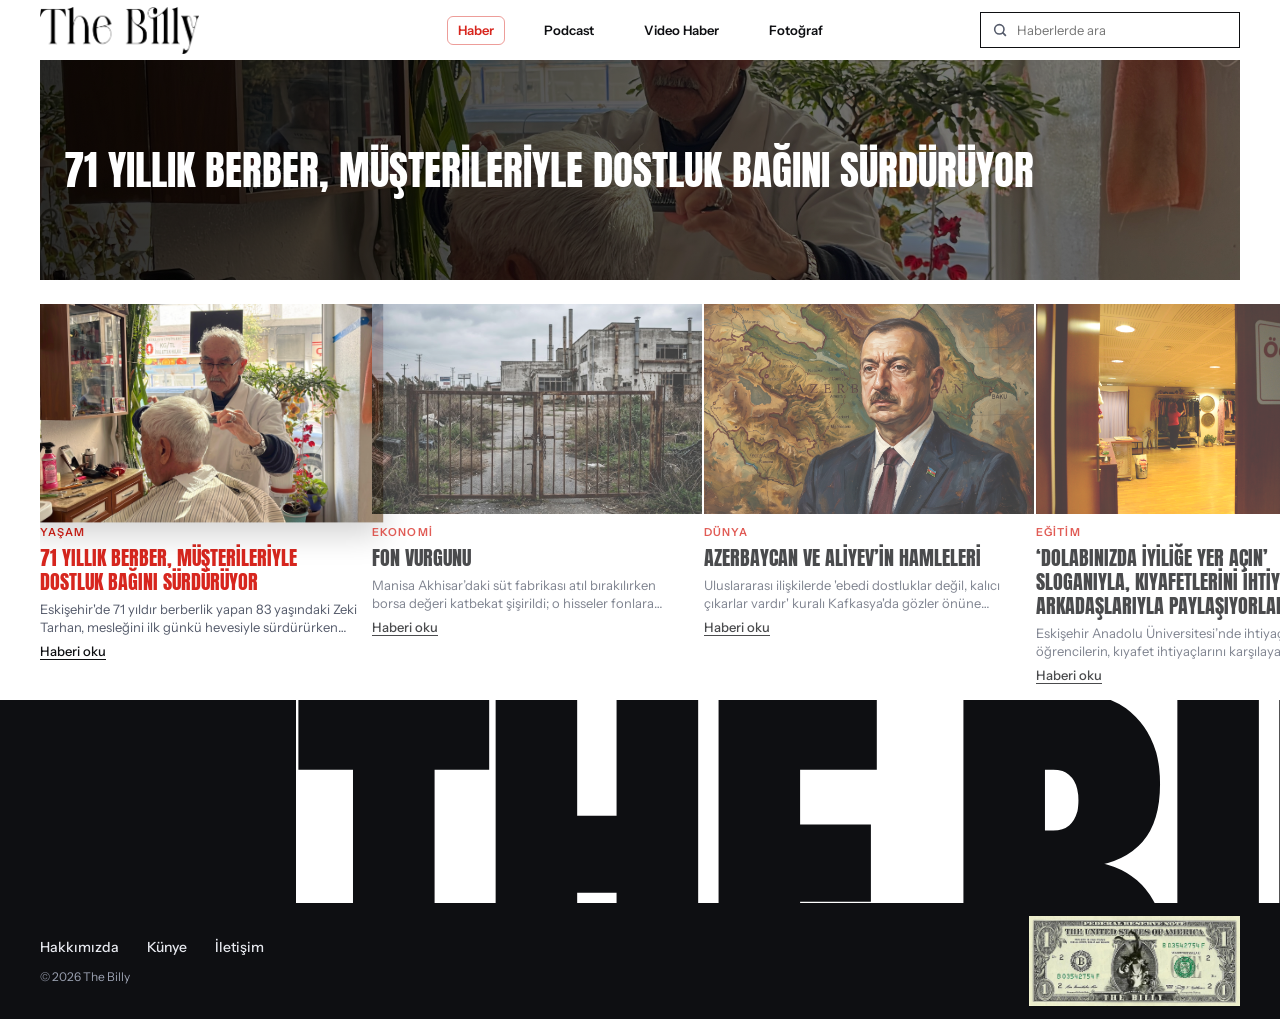
<file: index.html>
<!doctype html>
<html lang="tr">
<head>
<meta charset="utf-8">
<meta name="viewport" content="width=device-width, initial-scale=1">
<title>The Billy</title>
<link rel="preconnect" href="https://fonts.googleapis.com">
<link rel="preconnect" href="https://fonts.gstatic.com" crossorigin>
<link href="https://fonts.googleapis.com/css2?family=Anton&family=Archivo+Black&family=Bricolage+Grotesque:opsz,wght@12..96,600;12..96,800&family=Instrument+Sans:wght@400;500;600&display=swap" rel="stylesheet">
<link rel="stylesheet" href="style.css">
  
<script src="haberler.js"></script>
<script src="script.js" defer></script>
  <link rel="stylesheet" href="https://fonts.googleapis.com/css2?family=Boldonse&display=swap">
  <link rel="icon" type="image/png" href="images/billyboiredd.png">
</head>
<body>
<div class="page">

  <!-- ÜST MENÜ: logo | menü | arama -->
  <header class="topbar">
    <a class="logo-link" href="index.html">
  <img style="width: 159px;" src="images/the-billy.png" alt="The Billy">
</a>
    <nav class="nav" aria-label="Ana menü">
      <a href="index.html" aria-current="page">Haber</a>
      <a href="podcast.html">Podcast</a>
      
      <a href="video.html">Video Haber</a>
      <a href="fotograf.html">Fotoğraf</a>
    </nav>
    <form class="search" role="search" action="#">
      <label for="ara" class="sr-only">Haberlerde ara</label>
      <svg class="search__icon" width="16" height="16" viewBox="0 0 24 24" fill="none" stroke="currentColor" stroke-width="2.4" stroke-linecap="square" stroke-linejoin="miter" aria-hidden="true"><circle cx="11" cy="11" r="7"></circle><path d="M20 20l-3.5-3.5"></path></svg>
      <input id="ara" type="search" placeholder="Haberlerde ara">
    </form>
  </header>

  <main>


 <!-- BÜYÜK MANŞET YAZISI -->
<div class="statement-wrapper">
  <div class="statement-bg" id="statement-bg"></div>
  <h1 class="statement" aria-live="polite">
    <a href="haber.html?id=haber-1">[1. haber başlığı buraya gelecek, kısa ve net]</a>
  </h1>
</div>
    <!-- HABER KARTLARI: yatay kaydırılır. Yeni kart eklemek için bir <article> bloğunu kopyala. -->
    <!-- data-image="foto.jpg" yazarsan kartın fotoğrafı olur. -->
    <section class="more" id="haberler" aria-label="Haberler">

      <article class="item" data-image="">
        <div class="item__photo"></div>
        <div class="item__body">
          <span class="tag tag--small">[Gündem]</span>
          <h2 class="item__title"><a href="haber.html?id=haber-1">[onun haberi]</a></h2>
          <p class="item__desc">[haberin kısa özeti buraya gelecek, en fazla iki satır.]</p>
          <a class="item__link" href="haber.html?id=haber-1">Haberi oku</a>
        </div>
      </article>

      <article class="item" data-image="">
        <div class="item__photo"></div>
        <div class="item__body">
          <span class="tag tag--small">[Spor]</span>
          <h2 class="item__title"><a href="haber.html?id=haber-2">[bunun haberi]</a></h2>
          <p class="item__desc">[ haberin kısa özeti buraya gelecek, en fazla iki satır.]</p>
          <a class="item__link" href="haber.html?id=haber-2">Haberi oku</a>
        </div>
      </article>

      <article class="item" data-image="">
        <div class="item__photo"></div>
        <div class="item__body">
          <span class="tag tag--small">[KATEGORİ]</span>
          <h2 class="item__title"><a href="haber.html?id=haber-3">[şunun haberi]</a></h2>
          <p class="item__desc">[3. haberin kısa özeti buraya gelecek, en fazla iki satır.]</p>
          <a class="item__link" href="haber.html?id=haber-3">Haberi oku</a>
        </div>
      </article>

      <article class="item" data-image="">
        <div class="item__photo"></div>
        <div class="item__body">
          <span class="tag tag--small">[KATEGORİ]</span>
          <h2 class="item__title"><a href="haber.html?id=haber-4">[benim haberim]</a></h2>
          <p class="item__desc">[4. haberin kısa özeti buraya gelecek, en fazla iki satır.]</p>
          <a class="item__link" href="haber.html?id=haber-4">Haberi oku</a>
        </div>
      </article>

      <article class="item" data-image="">
        <div class="item__photo"></div>
        <div class="item__body">
          <span class="tag tag--small">[KATEGORİ]</span>
          <h2 class="item__title"><a href="haber.html?id=haber-5">[palaskan nerde lan senin]</a></h2>
          <p class="item__desc">[5. haberin kısa özeti buraya gelecek, en fazla iki satır.]</p>
          <a class="item__link" href="haber.html?id=haber-5">Haberi oku</a>
        </div>
      </article>

      <article class="item" data-image="">
        <div class="item__photo"></div>
        <div class="item__body">
          <span class="tag tag--small">[KATEGORİ]</span>
          <h2 class="item__title"><a href="haber.html?id=haber-6">[yaa bu dünya böyle işte]</a></h2>
          <p class="item__desc">[6. haberin kısa özeti buraya gelecek, en fazla iki satır.]</p>
          <a class="item__link" href="haber.html?id=haber-6">Haberi oku</a>
        </div>
      </article>
      
       <article class="item" data-image="">
        <div class="item__photo"></div>
        <div class="item__body">
          <span class="tag tag--small">[KATEGORİ]</span>
          <h2 class="item__title"><a href="haber.html?id=haber-6">[yaa bu dünya böyle işte]</a></h2>
          <p class="item__desc">[7. haberin kısa özeti buraya gelecek, en fazla iki satır.]</p>
          <a class="item__link" href="haber.html?id=haber-6">Haberi oku</a>
        </div>
      </article>
      
            <article class="item" data-image="">
        <div class="item__photo"></div>
        <div class="item__body">
          <span class="tag tag--small">[KATEGORİ]</span>
          <h2 class="item__title"><a href="haber.html?id=haber-6">[yaa bu dünya böyle işte]</a></h2>
          <p class="item__desc">[7. haberin kısa özeti buraya gelecek, en fazla iki satır.]</p>
          <a class="item__link" href="haber.html?id=haber-6">Haberi oku</a>
        </div>
      </article>
      
       <article class="item" data-image="">
        <div class="item__photo"></div>
        <div class="item__body">
          <span class="tag tag--small">[KATEGORİ]</span>
          <h2 class="item__title"><a href="haber.html?id=haber-6">[yaa bu dünya böyle işte]</a></h2>
          <p class="item__desc">[7. haberin kısa özeti buraya gelecek, en fazla iki satır.]</p>
          <a class="item__link" href="haber.html?id=haber-6">Haberi oku</a>
        </div>
      </article>
      
      <article class="item" data-image="">
        <div class="item__photo"></div>
        <div class="item__body">
          <span class="tag tag--small">[KATEGORİ]</span>
          <h2 class="item__title"><a href="haber.html?id=haber-6">[yaa bu dünya böyle işte]</a></h2>
          <p class="item__desc">[7. haberin kısa özeti buraya gelecek, en fazla iki satır.]</p>
          <a class="item__link" href="haber.html?id=haber-6">Haberi oku</a>
        </div>
      </article>
      
    </section>
  </main>

  <!-- DEVASA YAZI -->
  <div class="wordmark">
    <a style="font-family: 'Boldonse', sans-serif; font-size: 6vw;" href="index.html" aria-label="the billy"><b style="font-size: 295px; padding: 0em; margin: 1px; margin-top: 180px; margin-left: 294px; width: 0px; opacity: 1; border-style: double; border-width: 0px; border-radius: 0px; height: 0px; margin-bottom: 0px; margin-right: 232px; padding-bottom: 0em; padding-left: 0em; padding-top: 0em; padding-right: 0em; position: relative; top: 52px; outline-style: solid; outline-width: 403px; outline-offset: -2px;">the bılly</b></a>
  </div>

  <!-- FOOTER -->
  <footer class="footer">
    <div class="footer__info">
      <nav class="footer__nav" aria-label="Alt menü">
        <a href="#haberler">Hakkımızda</a>
        <a href="#haberler">Künye</a>
        <a href="#haberler">İletişim</a>
      </nav>
      <span class="footer__copy">© 2026 The Billy</span>
    </div>
    <img style="width: 211px;" src="images/bo-dollar.png" alt="The Billy">
  </footer>

</div>
</body>
</html>
</file>
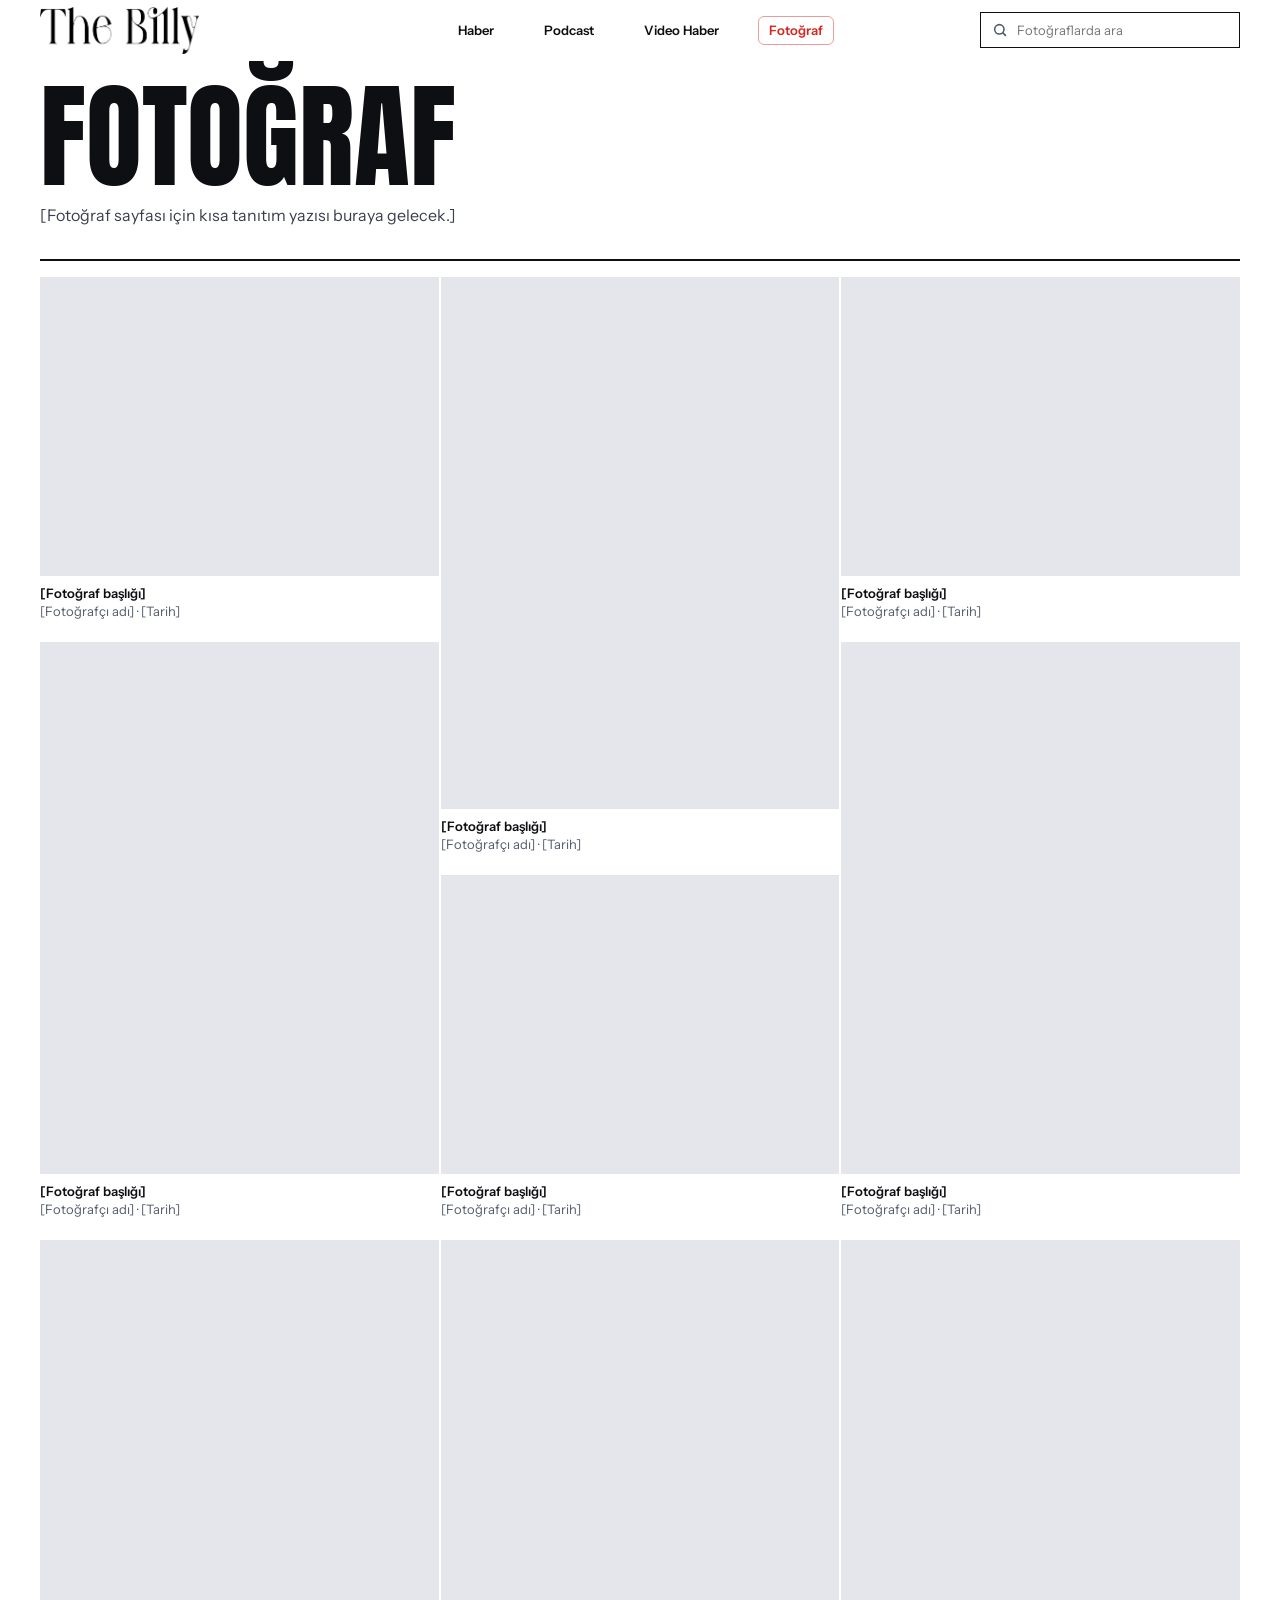
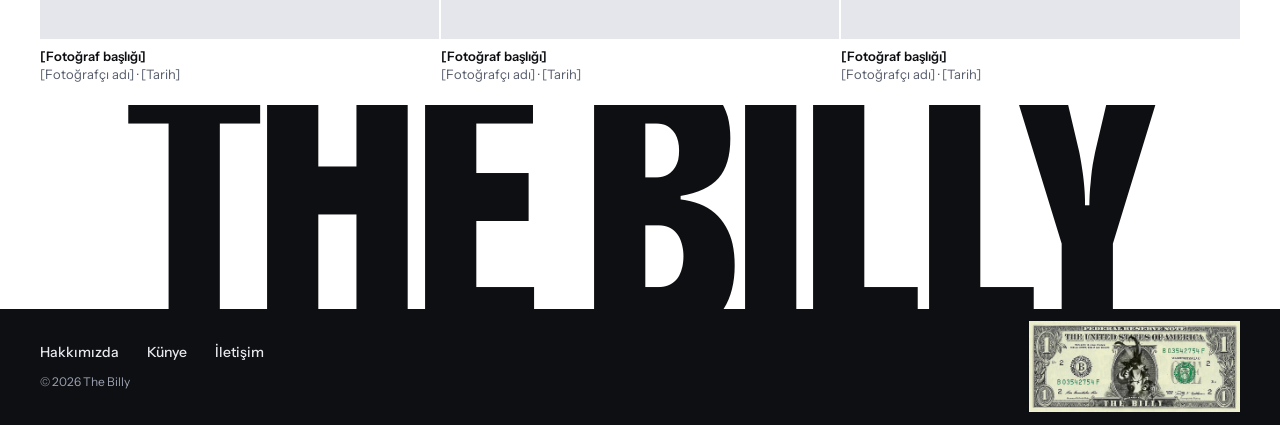
<file: fotograf.html>
<!doctype html>
<html lang="tr">
<head>
<meta charset="utf-8">
<meta name="viewport" content="width=device-width, initial-scale=1">
<title>Fotoğraf – The Billy</title>
<link rel="preconnect" href="https://fonts.googleapis.com">
<link rel="preconnect" href="https://fonts.gstatic.com" crossorigin>
<link href="https://fonts.googleapis.com/css2?family=Anton&family=Archivo+Black&family=Bricolage+Grotesque:opsz,wght@12..96,600;12..96,800&family=Instrument+Sans:wght@400;500;600&display=swap" rel="stylesheet">
<link rel="stylesheet" href="style.css">
<script src="icerik.js"></script>
<script src="liste.js" defer></script>
<link rel="stylesheet" href="https://fonts.googleapis.com/css2?family=Boldonse&display=swap">
</head>
<body>
<div class="page">

  <!-- ÜST MENÜ -->
  <header class="topbar">
    <a class="logo-link" href="index.html"><img style="width: 159px;" src="images/the-billy.png" alt="The Billy"></a>
    <nav class="nav" aria-label="Ana menü">
       <a href="index.html">Haber</a>
      <a href="podcast.html">Podcast</a>
     
      <a href="video.html">Video Haber</a>
      <a href="fotograf.html" aria-current="page">Fotoğraf</a>
    </nav>
    <form class="search" role="search" action="#">
      <label for="ara" class="sr-only">Fotoğraflarda ara</label>
      <svg class="search__icon" width="16" height="16" viewBox="0 0 24 24" fill="none" stroke="currentColor" stroke-width="2.4" stroke-linecap="square" stroke-linejoin="miter" aria-hidden="true"><circle cx="11" cy="11" r="7"></circle><path d="M20 20l-3.5-3.5"></path></svg>
      <input id="ara" type="search" placeholder="Fotoğraflarda ara">
    </form>
  </header>

  <main>
    <header class="section-head">
      <h1 class="section-title">Fotoğraf</h1>
      <p class="section-sub">[Fotoğraf sayfası için kısa tanıtım yazısı buraya gelecek.]</p>
    </header>

    <!-- FOTOĞRAFLAR: liste.js, icerik.js'teki FOTOGRAFLAR listesinden doldurur.
         Fotoğrafa tıklayınca büyür, Esc ile kapanır, ok tuşlarıyla gezilir. -->
    <section class="photo-grid" id="icerik" data-sayfa="fotograf" aria-label="Fotoğraflar"></section>
  </main>

  <!-- DEVASA YAZI -->
  <div class="wordmark">
    <a lang="en" style="font-family: 'Boldonse', sans-serif;" href="index.html" aria-label="the billy">the billy</a>
  </div>

  <!-- FOOTER -->
  <footer class="footer">
    <div class="footer__info">
      <nav class="footer__nav" aria-label="Alt menü">
        <a href="index.html">Hakkımızda</a>
        <a href="index.html">Künye</a>
        <a href="index.html">İletişim</a>
      </nav>
      <span class="footer__copy">© 2026 The Billy</span>
    </div>
    <img style="width: 211px;" src="images/bo-dollar.png" alt="The Billy">
  </footer>

</div>
</body>
</html>
</file>
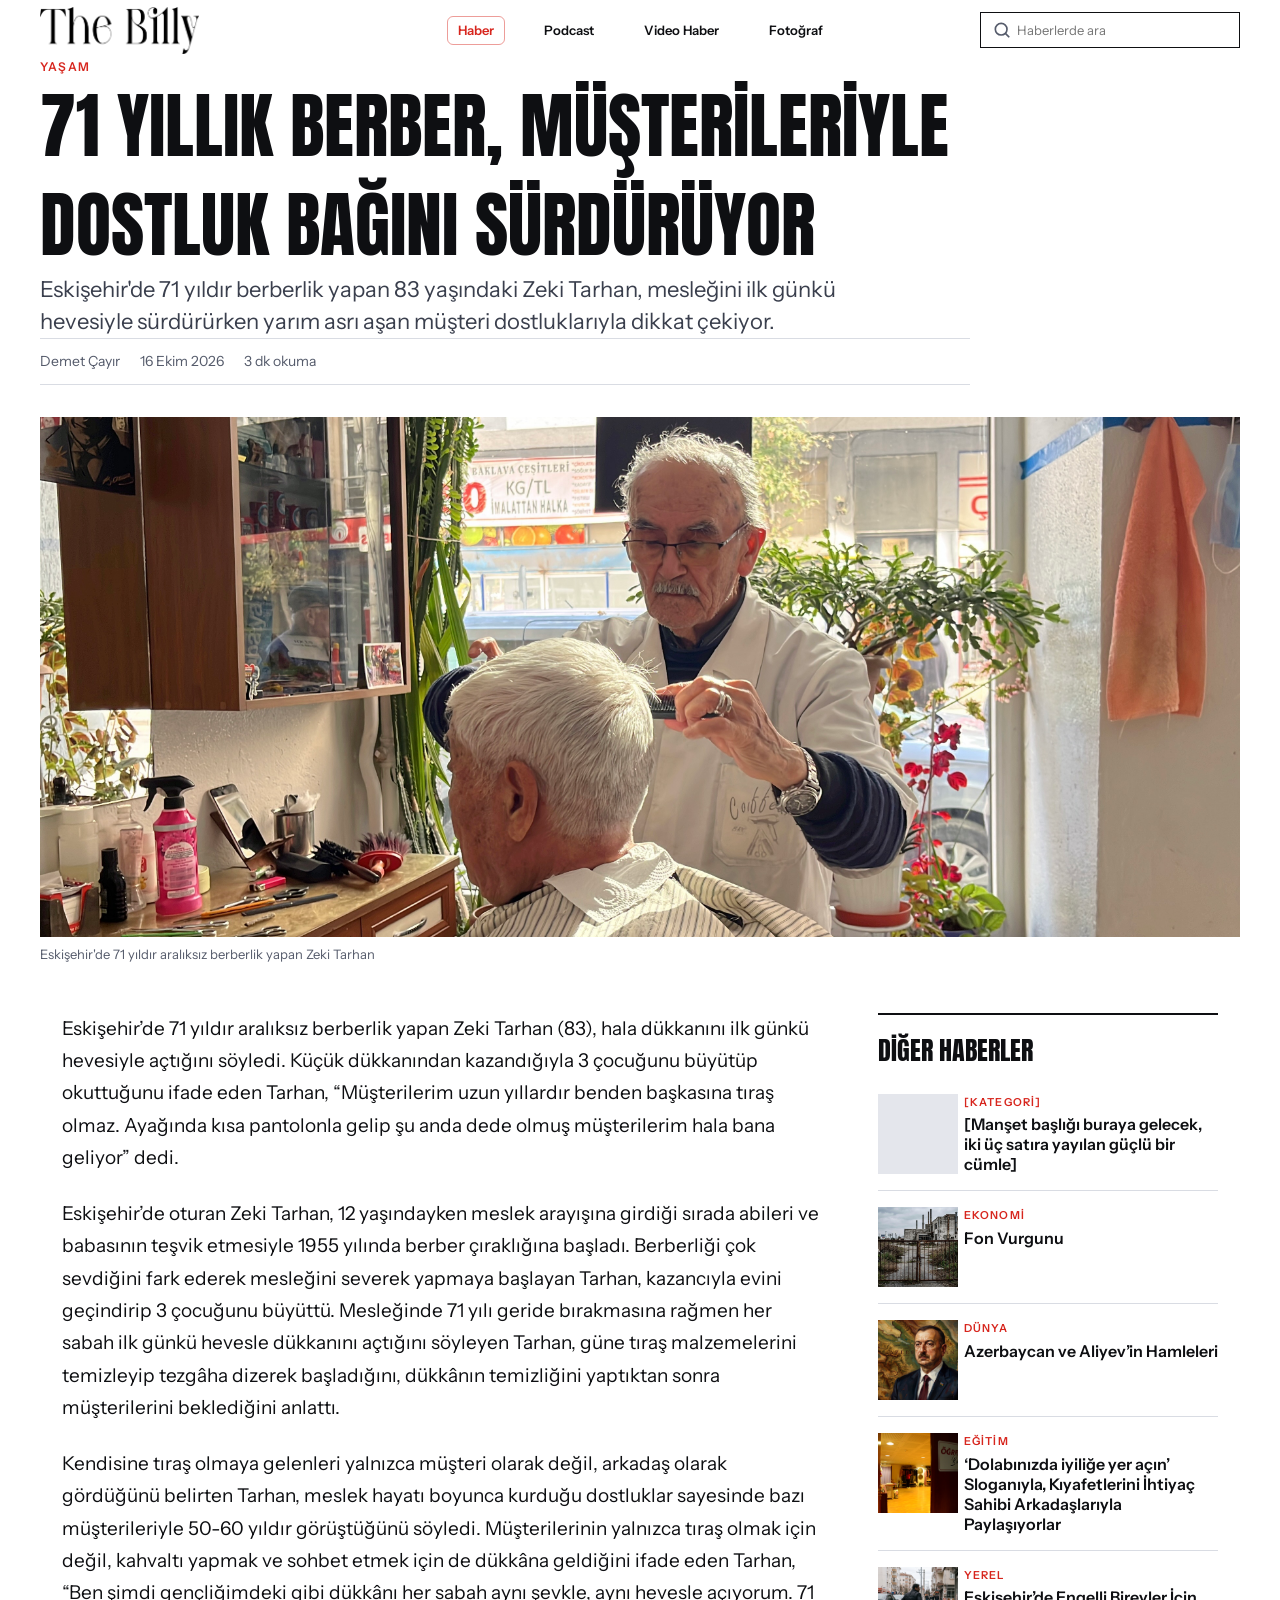
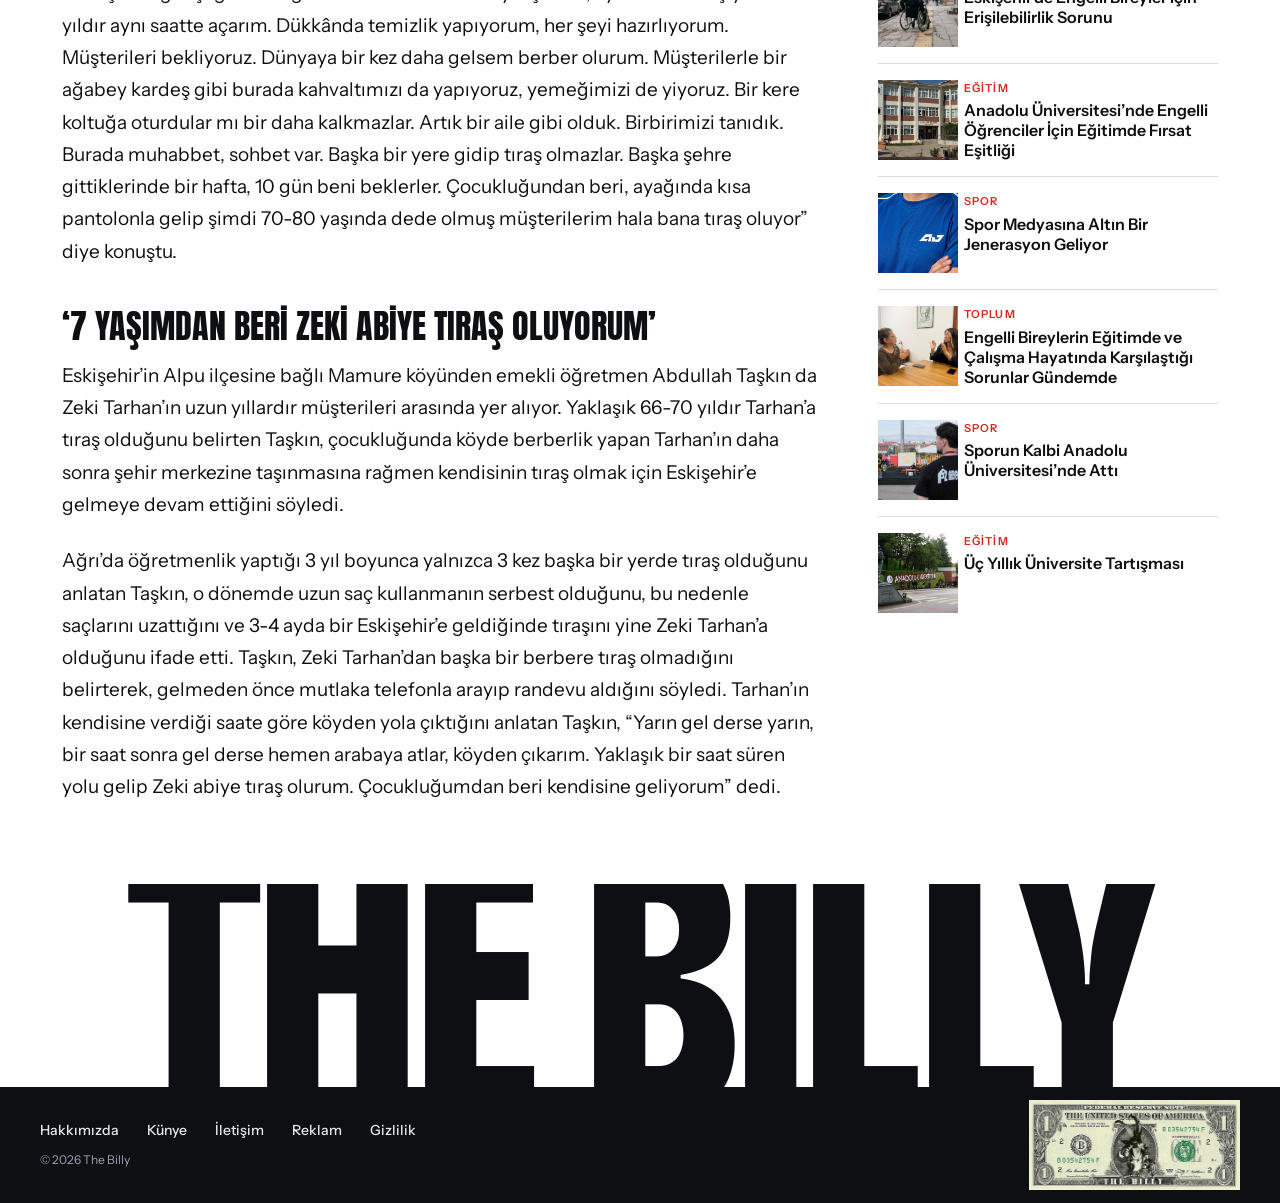
<file: haber.html>
<!doctype html>
<html lang="tr">
<head>
<meta charset="utf-8">
<meta name="viewport" content="width=device-width, initial-scale=1">
<title>Haber – The Billy</title>
<link rel="preconnect" href="https://fonts.googleapis.com">
<link rel="preconnect" href="https://fonts.gstatic.com" crossorigin>
<link href="https://fonts.googleapis.com/css2?family=Anton&family=Archivo+Black&family=Bricolage+Grotesque:opsz,wght@12..96,600;12..96,800&family=Instrument+Sans:wght@400;500;600&display=swap" rel="stylesheet">
<link rel="stylesheet" href="style.css">
<script src="haberler.js"></script>
<script src="haber.js" defer></script>
  <link rel="stylesheet" href="https://fonts.googleapis.com/css2?family=Boldonse&display=swap">
</head>
<body>
<div class="page">

  <!-- ÜST MENÜ + ARAMA -->
  <header class="topbar">
        <a class="logo-link" href="index.html">
  <img style="width: 159px;" src="images/the-billy.png" alt="The Billy">
</a>
    <nav class="nav" aria-label="Ana menü">
      <a href="index.html" aria-current="page">Haber</a>
      <a href="podcast.html">Podcast</a>
      <a href="video.html">Video Haber</a>
      <a href="fotograf.html">Fotoğraf</a>
    </nav>
    <form class="search" role="search" action="#">
      <label for="ara" class="sr-only">Haberlerde ara</label>
      <svg class="search__icon" width="20" height="20" viewBox="0 0 24 24" fill="none" stroke="currentColor" stroke-width="2" stroke-linecap="square" stroke-linejoin="miter" aria-hidden="true"><circle cx="11" cy="11" r="7"></circle><path d="M20 20l-3.5-3.5"></path></svg>
      <input id="ara" type="search" placeholder="Haberlerde ara">
    </form>
  </header>

  <!-- HABER (içeriği haber.js, haberler.js'ten doldurur) -->
  <main class="story">
    <header class="story__head">
      <span class="tag" id="h-kategori"></span>
      <h1 style="padding: 0px;" id="h-baslik"></h1>
      <p class="story__summary" id="h-ozet"></p>
      <div class="story__meta">
        <span id="h-yazar"></span>
        <span id="h-tarih"></span>
        <span id="h-sure"></span>
      </div>
    </header>

    <figure class="story__hero">
      <div class="story__image" id="h-gorsel">
        <span class="lead__image-label">Haber görseli</span>
      </div>
      <figcaption id="h-gorsel-aciklama"></figcaption>
    </figure>

    <div class="story__layout">
  <article class="story__body" id="h-metin"></article>
  
  <aside class="story__more" aria-label="Diğer haberler">
    <!-- GALERİ KUTUSU (Diğer Haberler'in Hemen Üstünde) -->
    <div id="h-galeri-wrapper" style="display: none; margin-bottom: 24px; padding-bottom: 20px; border-bottom: 1px solid var(--line);">
      <h2 style="font-family: var(--font-impact); font-size: 24px; margin-bottom: 12px; text-transform: uppercase;">Foto Galeri</h2>
      <div id="h-galeri" class="story-gallery"></div>
    </div>

    <h2>Diğer haberler</h2>
    <div id="h-diger"></div>
  </aside>
</div>
  </main>

  <!-- DEVASA YAZI -->
  <div class="wordmark">
    <a lang="en" style="font-family: 'Boldonse', sans-serif;" href="index.html" aria-label="the billy">the billy</a>
  </div>

  <!-- FOOTER -->
  <footer class="footer">
    <div class="footer__info">
      <nav class="footer__nav" aria-label="Alt menü">
        <a href="index.html">Hakkımızda</a>
        <a href="index.html">Künye</a>
        <a href="index.html">İletişim</a>
        <a href="index.html">Reklam</a>
        <a href="index.html">Gizlilik</a>
      </nav>
      <span class="footer__copy">© 2026 The Billy</span>
    </div>
    <img style="width: 211px;" src="images/bo-dollar.png" alt="image description">
  </footer>

</div>
</body>
</html>
</file>
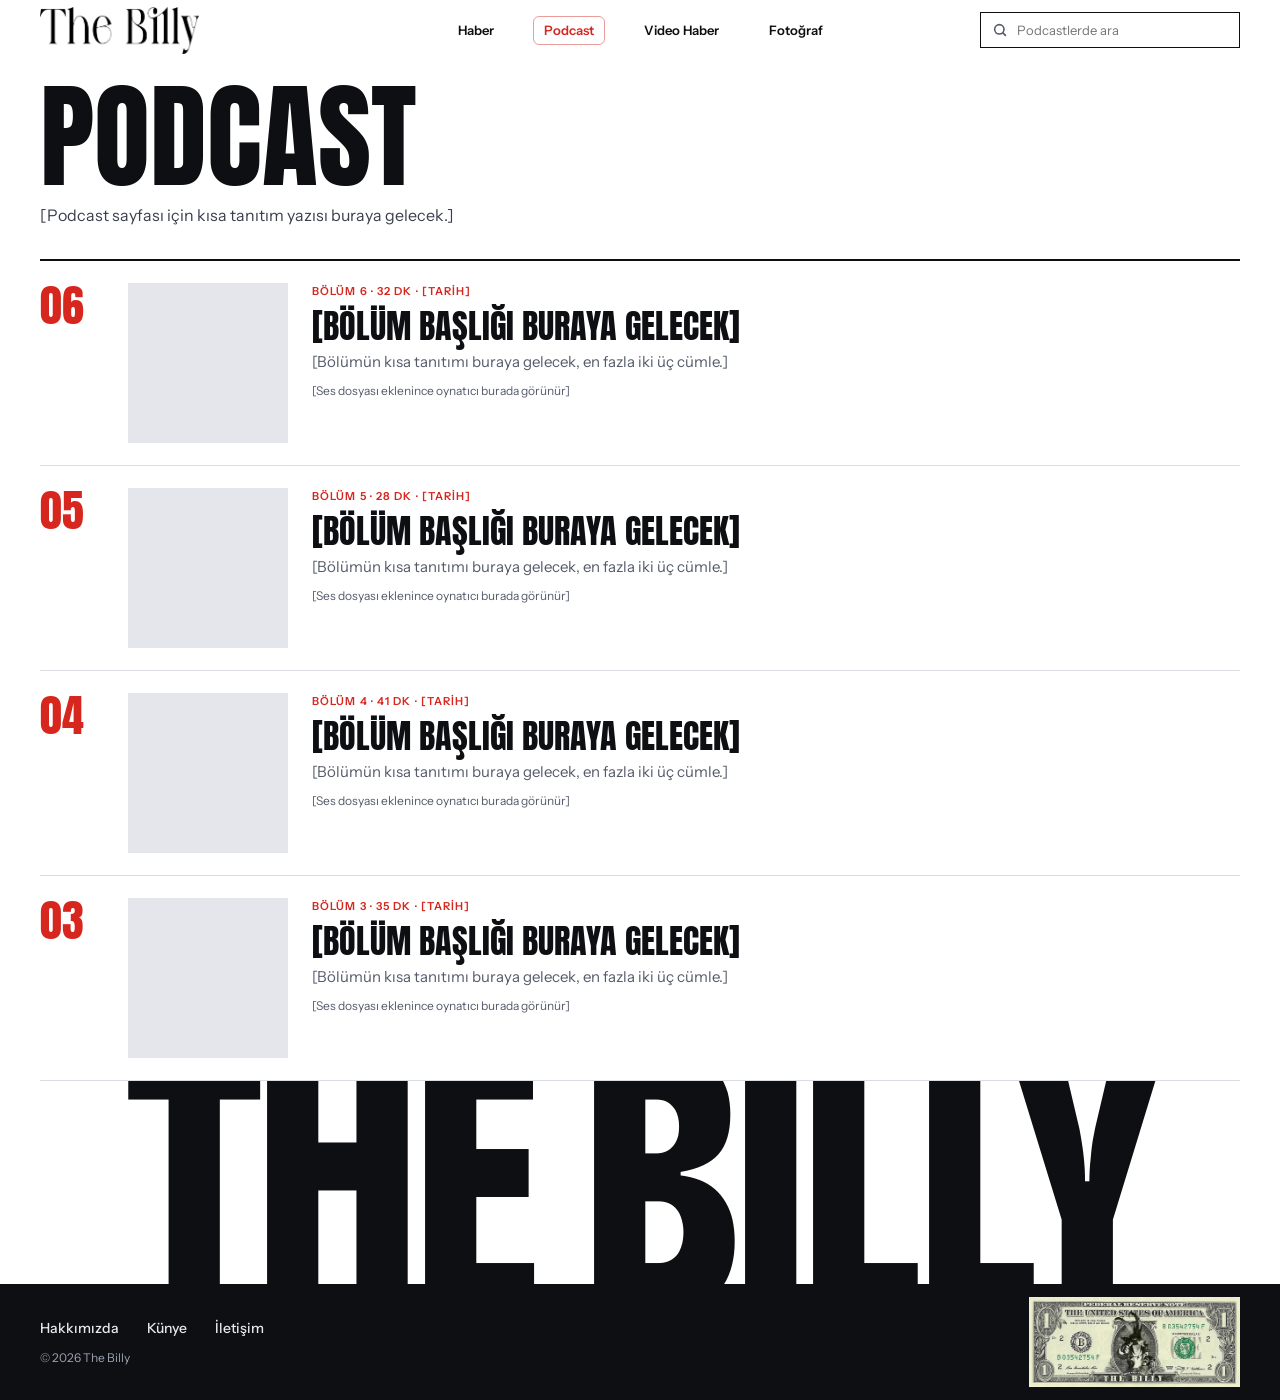
<file: podcast.html>
<!doctype html>
<html lang="tr">
<head>
<meta charset="utf-8">
<meta name="viewport" content="width=device-width, initial-scale=1">
<title>Podcast – The Billy</title>
<link rel="preconnect" href="https://fonts.googleapis.com">
<link rel="preconnect" href="https://fonts.gstatic.com" crossorigin>
<link href="https://fonts.googleapis.com/css2?family=Anton&family=Archivo+Black&family=Bricolage+Grotesque:opsz,wght@12..96,600;12..96,800&family=Instrument+Sans:wght@400;500;600&display=swap" rel="stylesheet">
<link rel="stylesheet" href="style.css">
<script src="icerik.js"></script>
<script src="liste.js" defer></script>
<link rel="stylesheet" href="https://fonts.googleapis.com/css2?family=Boldonse&display=swap">
</head>
<body>
<div class="page">

  <!-- ÜST MENÜ -->
  <header class="topbar">
    <a class="logo-link" href="index.html"><img style="width: 159px;" src="images/the-billy.png" alt="The Billy"></a>
    <nav class="nav" aria-label="Ana menü">
      <a href="index.html">Haber</a>
      <a href="podcast.html" aria-current="page">Podcast</a>
      
      <a href="video.html">Video Haber</a>
      <a href="fotograf.html">Fotoğraf</a>
    </nav>
    <form class="search" role="search" action="#">
      <label for="ara" class="sr-only">Podcastlerde ara</label>
      <svg class="search__icon" width="16" height="16" viewBox="0 0 24 24" fill="none" stroke="currentColor" stroke-width="2.4" stroke-linecap="square" stroke-linejoin="miter" aria-hidden="true"><circle cx="11" cy="11" r="7"></circle><path d="M20 20l-3.5-3.5"></path></svg>
      <input id="ara" type="search" placeholder="Podcastlerde ara">
    </form>
  </header>

  <main>
    <header class="section-head">
      <h1 class="section-title">Podcast</h1>
      <p class="section-sub">[Podcast sayfası için kısa tanıtım yazısı buraya gelecek.]</p>
    </header>

    <!-- BÖLÜMLER: liste.js, icerik.js'teki PODCASTLER listesinden doldurur -->
    <section class="pod-list" id="icerik" data-sayfa="podcast" aria-label="Podcast bölümleri"></section>
  </main>

  <!-- DEVASA YAZI -->
  <div class="wordmark">
    <a lang="en" style="font-family: 'Boldonse', sans-serif;" href="index.html" aria-label="the billy">the billy</a>
  </div>

  <!-- FOOTER -->
  <footer class="footer">
    <div class="footer__info">
      <nav class="footer__nav" aria-label="Alt menü">
        <a href="index.html">Hakkımızda</a>
        <a href="index.html">Künye</a>
        <a href="index.html">İletişim</a>
      </nav>
      <span class="footer__copy">© 2026 The Billy</span>
    </div>
    <img style="width: 211px;" src="images/bo-dollar.png" alt="The Billy">
  </footer>

</div>
</body>
</html>
</file>
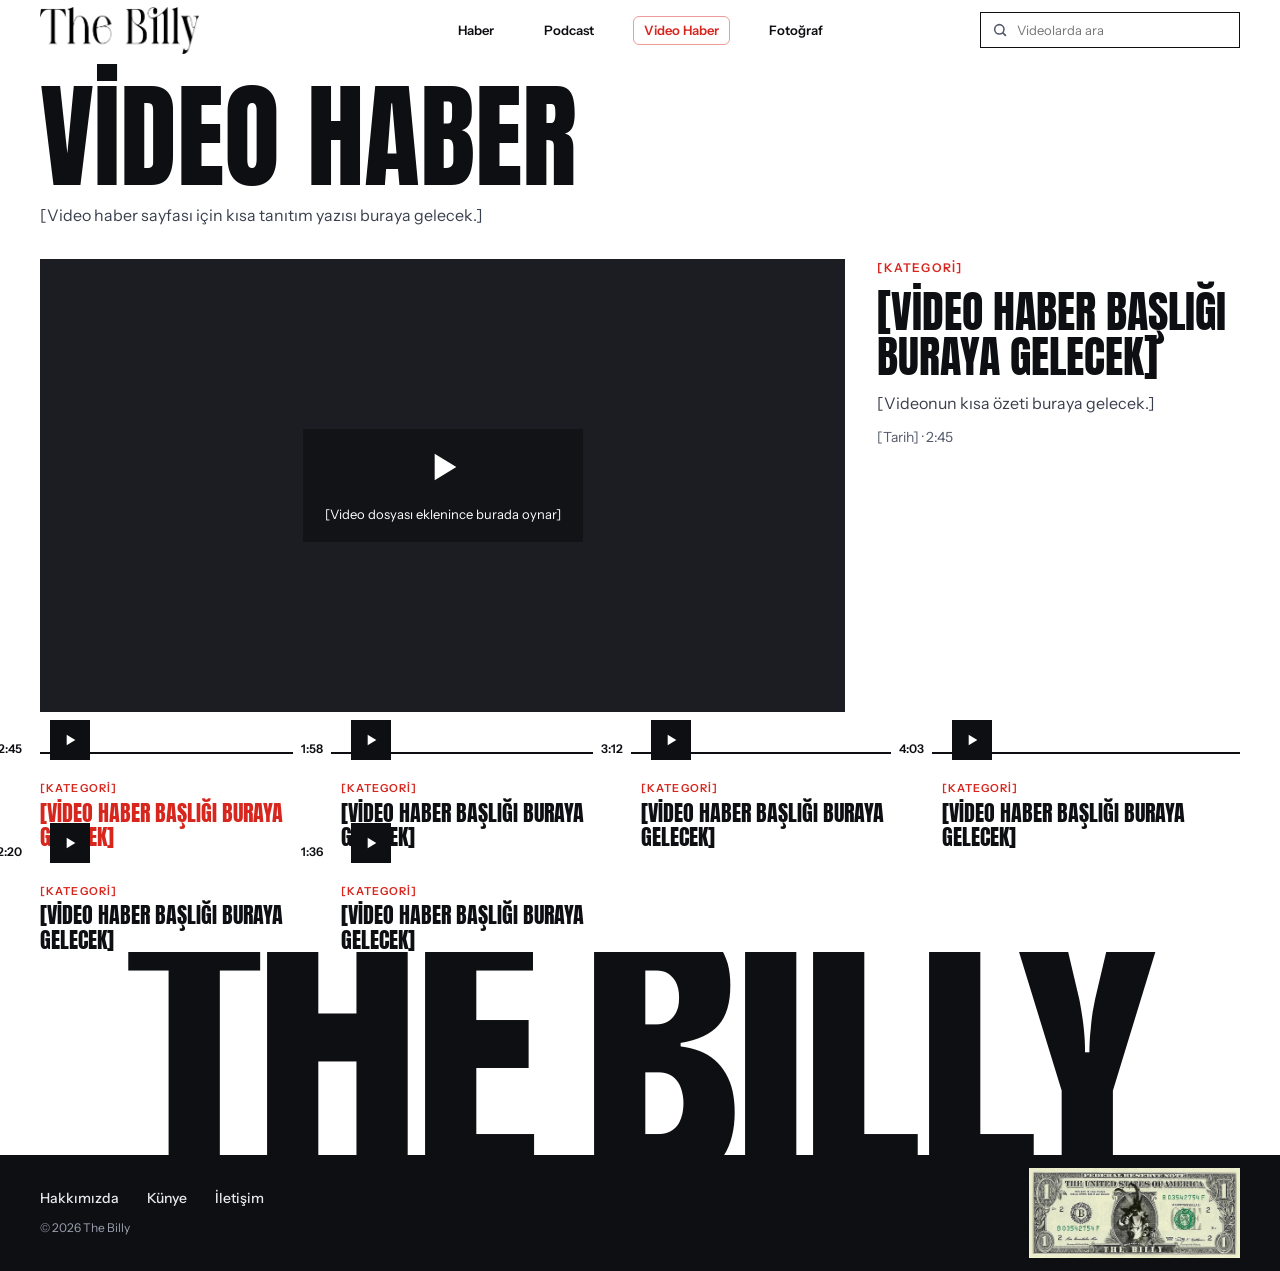
<file: video.html>
<!doctype html>
<html lang="tr">
<head>
<meta charset="utf-8">
<meta name="viewport" content="width=device-width, initial-scale=1">
<title>Video Haber – The Billy</title>
<link rel="preconnect" href="https://fonts.googleapis.com">
<link rel="preconnect" href="https://fonts.gstatic.com" crossorigin>
<link href="https://fonts.googleapis.com/css2?family=Anton&family=Archivo+Black&family=Bricolage+Grotesque:opsz,wght@12..96,600;12..96,800&family=Instrument+Sans:wght@400;500;600&display=swap" rel="stylesheet">
<link rel="stylesheet" href="style.css">
<script src="icerik.js"></script>
<script src="liste.js" defer></script>
<link rel="stylesheet" href="https://fonts.googleapis.com/css2?family=Boldonse&display=swap">
</head>
<body>
<div class="page">

  <!-- ÜST MENÜ -->
  <header class="topbar">
    <a class="logo-link" href="index.html"><img style="width: 159px;" src="images/the-billy.png" alt="The Billy"></a>
    <nav class="nav" aria-label="Ana menü">
      <a href="index.html">Haber</a>
      <a href="podcast.html">Podcast</a>
      
      <a href="video.html" aria-current="page">Video Haber</a>
      <a href="fotograf.html">Fotoğraf</a>
    </nav>
    <form class="search" role="search" action="#">
      <label for="ara" class="sr-only">Videolarda ara</label>
      <svg class="search__icon" width="16" height="16" viewBox="0 0 24 24" fill="none" stroke="currentColor" stroke-width="2.4" stroke-linecap="square" stroke-linejoin="miter" aria-hidden="true"><circle cx="11" cy="11" r="7"></circle><path d="M20 20l-3.5-3.5"></path></svg>
      <input id="ara" type="search" placeholder="Videolarda ara">
    </form>
  </header>

  <main>
    <header class="section-head">
      <h1 class="section-title">Video Haber</h1>
      <p class="section-sub">[Video haber sayfası için kısa tanıtım yazısı buraya gelecek.]</p>
    </header>

    <!-- VİDEOLAR: liste.js, icerik.js'teki VIDEOLAR listesinden doldurur.
         Üstte seçili video oynar, altındaki kartlara tıklayınca değişir. -->
    <div id="icerik" data-sayfa="video"></div>
  </main>

  <!-- DEVASA YAZI -->
  <div class="wordmark">
    <a lang="en" style="font-family: 'Boldonse', sans-serif;" href="index.html" aria-label="the billy">the billy</a>
  </div>

  <!-- FOOTER -->
  <footer class="footer">
    <div class="footer__info">
      <nav class="footer__nav" aria-label="Alt menü">
        <a href="index.html">Hakkımızda</a>
        <a href="index.html">Künye</a>
        <a href="index.html">İletişim</a>
      </nav>
      <span class="footer__copy">© 2026 The Billy</span>
    </div>
    <img style="width: 211px;" src="images/bo-dollar.png" alt="The Billy">
  </footer>

</div>
</body>
</html>
</file>
<file: style.css>
/* ===== RENKLER VE FONTLAR (buradan değiştir) ===== */
:root {
  --accent: #D7261E;        /* kırmızı vurgu rengi */
  --ink: #0E0F12;           /* ana siyah */
  --muted: #555B6B;         /* küçük gri yazılar */
  --line: #D9DCE3;          /* ince çizgiler */
  --photo: #E4E6EC;         /* fotoğraf yer tutucu rengi */
  --font-body: 'Instrument Sans', system-ui, sans-serif;
  --font-head: 'Bricolage Grotesque', 'Instrument Sans', sans-serif;
  --font-impact: 'Anton', 'Archivo Black', Impact, sans-serif;     /* büyük manşet ve kart başlıkları */
  --font-logo: 'Archivo Black', 'Bricolage Grotesque', sans-serif; /* devasa yazı */
}

/* ===== GENEL ===== */
* { box-sizing: border-box; }

body {
  margin: 0;
  background: #fff;
  color: var(--ink);
  font-family: var(--font-body);
  font-size: 16px;
  line-height: 1.5;
}

a { color: inherit; text-decoration: none; }
a:hover { text-decoration: underline; }

.sr-only {
  position: absolute;
  width: 1px;
  height: 1px;
  overflow: hidden;
  clip: rect(0, 0, 0, 0);
}

.page {
  min-height: 100vh;
  display: flex;
  flex-direction: column;
  overflow: hidden;
}

/* ===== ÜST MENÜ: logo | menü | arama ===== */
.topbar {
  padding: 7px 40px 0;
  display: grid;
  grid-template-columns: 1fr auto 1fr;
  align-items: center;
  gap: 24px;
}

.brand {
  justify-self: start;
  font-family: var(--font-logo);
  font-size: 20px;
  letter-spacing: -0.03em;
  line-height: 1;
}

.brand span { color: var(--accent); }
.brand:hover { text-decoration: none; }

.nav {
  display: flex;
  align-items: center;
  justify-content: center;
  gap: 28px;
  font-weight: 600;
  font-size: 13px;
}

.search {
  justify-self: end;
  width: 260px;
  position: relative;
  display: flex;
  align-items: center;
}

.search__icon {
  position: absolute;
  left: 12px;
  color: var(--muted);
}

.search input {
  width: 100%;
  height: 36px;
  border: 1px solid var(--ink);
  border-radius: 0;
  background: #fff;
  padding: 0 12px 0 36px;
  font-family: inherit;
  font-size: 13px;
  color: var(--ink);
}

/* ===== BÜYÜK MANŞET ALANI WAPPER ===== */
/* ===== BÜYÜK MANŞET ALANI WAPPER ===== */
.statement-wrapper {
  position: relative;
  margin: 6px 40px 0;
  min-height: 220px;
  display: flex;
  align-items: center;
  justify-content: flex-start; /* Yazıyı sola hizalar */
  overflow: hidden;
  background: #000;            /* Resim şeffaflaştığında altından siyah zemin çıksın */
}

/* ARKA PLANDAKİ RESİM (OPACITY ARTIRILDI) */
.statement-bg {
  position: absolute;
  inset: 0;
  z-index: 1;
  background-size: cover;
  background-position: center;
  opacity: 0.7;                /* Opaklığı açtık (0.7) */
  transition: background-image 0.4s ease, opacity 0.3s ease;
}

/* RESİM ÜSTÜNE HAFİF SİYAH GÖLGE (BEYAZ YAZI RAHAT OKUNSUN DİYE) */
.statement-wrapper::after {
  content: "";
  position: absolute;
  inset: 0;
  z-index: 2;
  background: linear-gradient(to right, rgba(0, 0, 0, 0.75) 0%, rgba(0, 0, 0, 0.2) 100%);
}

/* BEYAZ VE SOLA HİZALANMIŞ YAZI */
.statement {
  position: relative;
  z-index: 3;                 /* Gölge ve resmin üstüne çıkardık */
  margin: 0;
  padding: 20px 24px;
  width: 100%;
  text-align: left;           /* Sola yatırdık */
  color: #ffffff;             /* Yazıyı BEYAZ yaptık */
  font-family: var(--font-impact);
  font-weight: 400;
  text-transform: uppercase;
  font-size: clamp(1.8rem, 3.2vw, 4vw);
  line-height: 1.15;
  letter-spacing: 0;
  transition: opacity 0.3s ease;
}

.statement a {
  color: #ffffff !important;  /* Link rengini beyaz yaptık */
}
.statement a:hover {
  text-decoration: none;
  color: #ffffff;
}

/* ===== HABER KARTLARI (yatay kaydırma) ===== */
/* ===== HABER KARTLARI (yatay kaydırma) ===== */
.more {
  position: relative;
  margin: 24px 0 0 40px;
  padding: 0 40px 14px 0;
  display: flex;
  gap: 2px;
  overflow-x: auto;
  scroll-snap-type: none;               /* Pürüzsüz JS kaydırması için snap'i kapattık */
  scrollbar-width: none;               /* Firefox için scrollbar gizleme */
  -ms-overflow-style: none;            /* IE/Edge için scrollbar gizleme */
}

/* Chrome, Safari ve Opera için scrollbar gizleme */
.more::-webkit-scrollbar {
  display: none;
}
/* 1. Karta ve fotoğrafa yumuşak geçiş (transition) veriyoruz */
.item {
  flex: 0 0 330px;
  display: flex;
  flex-direction: column;
  gap: 10px;
  scroll-snap-align: start;
  transition: transform 0.4s ease, opacity 0.4s ease; /* yumuşak geçiş */
}

.item__photo {
  flex: none;
  width: 100%;
  height: 210px;
  background: var(--photo);
  background-size: cover;
  background-position: center;
  overflow: hidden; /* Büyüyen resim kenarlardan taşmasın */
  transition: transform 0.5s cubic-bezier(0.25, 1, 0.5, 1), height 0.4s ease, box-shadow 0.4s ease;
}

/* 2. ZURNAYI ZORTLATAN KISIM: Manşette olan aktif haberin resmi */
.item.is-active .item__photo {
  transform: scale(1.08); /* Resmi %8 oranında pürüzsüzce büyütür */
  box-shadow: 0 12px 28px rgba(0, 0, 0, 0.18); /* Hafif gölgeyle öne fırlar */
}

/* Aktif olmayan diğer kartları bir tık hafifletip aktifi parlatmak istersen (opsiyonel ama çok şık durur): */
.more:hover .item:not(:hover),
.item:not(.is-active) {
  opacity: 0.75;
}

.item.is-active {
  opacity: 1;
}

.item__body {
  display: flex;
  flex-direction: column;
  align-items: flex-start;
  gap: 6px;
  padding-right: 12px;
}

.item__title {
  margin: 0;
  font-family: var(--font-impact);
  font-weight: 400;
  text-transform: uppercase;
  font-size: 20px;
  line-height: 1.2;
}

.item__title a:hover { text-decoration: none; }

.item__desc {
  margin: 0;
  font-size: 13px;
  line-height: 1.4;
  color: var(--muted);
  display: -webkit-box;
  -webkit-line-clamp: 2;
  -webkit-box-orient: vertical;
  overflow: hidden;
}

.item__link {
  font-size: 13px;
  font-weight: 500;
  text-decoration: underline;
  text-underline-offset: 3px;
}

/* şu an büyük manşette olan haber kırmızı görünür */
.item.is-active .item__title { color: var(--accent); }

.tag {
  font-size: 12px;
  font-weight: 600;
  letter-spacing: 0.1em;
  color: var(--accent);
}

.tag--small { font-size: 11px; }

.meta {
  font-size: 14px;
  color: var(--muted);
}

.meta--small { font-size: 12px; }

/* ===== DEVASA YAZI ===== */
.wordmark {
  margin-top: auto;
  padding-top: 24px;
  height: calc(14vw + 24px);
  overflow: hidden;
  white-space: nowrap;
  text-align: center;
}

.wordmark a {
  display: block;
  font-family: var(--font-logo);
  font-size: 17vw;
  line-height: 0.78;
  letter-spacing: -0.04em;
  text-transform: uppercase;
  color: var(--ink);
  text-decoration: none;
}

.wordmark span { color: var(--accent); }

/* ===== FOOTER ===== */
.footer {
  flex: 0 0 116px;
  background: var(--ink);
  color: #fff;
  padding: 0 40px;
  display: flex;
  align-items: center;
  justify-content: space-between;
  gap: 32px;
}

.footer__info {
  display: flex;
  flex-direction: column;
  gap: 10px;
}

.footer__nav {
  display: flex;
  align-items: center;
  gap: 28px;
  font-size: 14px;
  font-weight: 500;
  color: #E6E8EE;
}

.footer__copy {
  font-size: 12px;
  color: #9AA0B0;
}

.barcode {
  background: #fff;
  padding: 8px;
  line-height: 0;
}

.barcode img {
  width: 84px;
  height: auto;
  display: block;
}

/* ===== HABER SAYFASI (haber.html) ===== */
.lead__image-label {
  font-size: 13px;
  font-weight: 500;
  color: #3F4455;
  background: #fff;
  padding: 4px 12px;
}

.story {
  padding: 4px 40px 56px;
}

.story__head {
  max-width: 930px;
  display: flex;
  flex-direction: column;
  gap: 0px;
}

.story__head h1 {
  margin: 0;
  font-family: var(--font-impact);
  font-weight: 400;
  text-transform: uppercase;
  font-size: 72px;
  line-height: 1.38;
}

.story__summary {
  margin: 0;
  font-size: 22px;
  line-height: 1.45;
  color: #3A3F4D;
  max-width: 820px;
}

.story__meta {
  display: flex;
  flex-wrap: wrap;
  gap: 4px 20px;
  padding: 12px 0;
  border-top: 1px solid var(--line);
  border-bottom: 1px solid var(--line);
  font-size: 14px;
  color: var(--muted);
}

.story__hero {
  margin: 32px 0 0;
}

.story__image {
  height: 520px;
  background: #DDE1EA;
  background-size: cover;
  background-position: center;
  display: flex;
  align-items: flex-end;
  padding: 18px;
}

.story__image.has-image .lead__image-label { display: none; }

.story__hero figcaption {
  margin-top: 8px;
  font-size: 13px;
  color: var(--muted);
}

.story__layout {
  margin-top: 48px;
  display: flex;
  align-items: flex-start;
  justify-content: center; /* İki sütunu sayfanın tam ortasına kilitler */
  gap: 56px;                /* Haber ile Diğer Haberler arasındaki şık boşluk */
  max-width: 1160px;        /* 760px metin + 340px yan sütun + boşluk toplamı */
  margin-left: auto;        /* Bloğu yatayda ortalar */
  margin-right: auto;       /* Bloğu yatayda ortalar */
  width: 100%;
}

.story__body {
  flex: 1 1 760px;
  min-width: 0;
  max-width: 760px;
}

.story__body p {
  margin: 0 0 24px;
  font-size: 19px;
  line-height: 1.7;
}

.story__body h2 {
  margin: 40px 0 16px;
  font-family: var(--font-impact);
  font-weight: 400;
  text-transform: uppercase;
  font-size: 34px;
  line-height: 1.05;
}

.story__more {
  flex: 0 0 340px;
  border-top: 2px solid var(--ink);
  padding-top: 16px;
}

.story__more h2 {
  margin: 0 0 8px;
  font-family: var(--font-impact);
  font-weight: 400;
  text-transform: uppercase;
  font-size: 26px;
}

.rail-item {
  display: flex;
  gap: 6px;
  align-items: flex-start;
  padding: 16px 0;
  border-top: 1px solid var(--line);
}

.rail-item:first-child { border-top: 0; }

.rail-item__photo {
  flex: 0 0 80px;
  height: 80px;
  background: var(--photo);
  background-size: cover;
  background-position: center;
}

.rail-item__body {
  flex: 1 1 0;
  min-width: 0;
  display: flex;
  flex-direction: column;
  gap: 4px;
}

.rail-item__body > a {
  font-size: 16px;
  font-weight: 600;
  line-height: 1.25;
}

@media (prefers-reduced-motion: reduce) {
  .statement { transition: none; }
}

/* ===== MENÜ: bulunduğun sayfa ===== */
.nav a[aria-current="page"] {
  color: var(--accent);
  border: 1px solid rgba(215, 38, 30, 0.45); /* Toz / yumuşatılmış kırmızı kontur (1px) */
  border-radius: 6px;                        /* Kenarları yuvarlatılmış */
  padding: 4px 10px;                         /* Kontur yazının üzerine yapışmasın diye iç boşluk */
  text-decoration: none;                     /* Eski alt çizgiyi kaldırdık */
}

/* Diğer menü elemanlarının hizasının bozulmaması için genel padding ekleyelim */
.nav a {
  padding: 4px 10px;
  border: 1px solid transparent;            /* Sayfalar arası geçişte menü zıplamasın diye */
  transition: all 0.2s ease;
}

.nav a:hover {
  text-decoration: none;
  border-color: rgba(215, 38, 30, 0.25);    /* Üzerine gelince de tatlı bir toz kırmızı çerçeve belirsin */
}

.logo-link { justify-self: start; display: inline-block; line-height: 0; }

/* ===== BÖLÜM SAYFALARI (podcast, video haber, fotoğraf) ===== */
.section-head {
  margin: 28px 40px 0;
  display: flex;
  flex-direction: column;
  gap: 12px;
}

.section-title {
  margin: 0;
  font-family: var(--font-impact);
  font-weight: 400;
  text-transform: uppercase;
  font-size: 9vw;
  line-height: 0.95;
}

.section-sub {
  margin: 0;
  max-width: 640px;
  font-size: 16px;
  line-height: 1.5;
  color: #3A3F4D;
}

/* --- podcast --- */
.pod-list {
  margin: 32px 40px 0;
  border-top: 2px solid var(--ink);
}

.pod {
  display: grid;
  grid-template-columns: 64px 160px minmax(0, 1fr);
  gap: 24px;
  align-items: start;
  padding: 22px 0;
  border-bottom: 1px solid var(--line);
}

.pod__no {
  font-family: var(--font-impact);
  font-size: 44px;
  line-height: 1;
  color: var(--accent);
}

.pod__cover {
  width: 160px;
  height: 160px;
  background: var(--photo);
  background-size: cover;
  background-position: center;
}

.pod__body {
  min-width: 0;
  display: flex;
  flex-direction: column;
  align-items: flex-start;
  gap: 8px;
}

.pod__title {
  margin: 0;
  font-family: var(--font-impact);
  font-weight: 400;
  text-transform: uppercase;
  font-size: 34px;
  line-height: 1.05;
}

.pod__desc {
  margin: 0;
  max-width: 720px;
  font-size: 15px;
  line-height: 1.5;
  color: var(--muted);
}

.pod audio { width: 100%; max-width: 520px; }

/* --- video haber --- */
.vid-feature {
  margin: 32px 40px 0;
  display: flex;
  flex-wrap: wrap;
  gap: 24px 32px;
  align-items: flex-start;
}

.vid-stage {
  flex: 2 1 640px;
  min-width: 0;
  aspect-ratio: 16 / 9;
  position: relative;
  display: flex;
  align-items: center;
  justify-content: center;
  background: #1B1D23;
  background-size: cover;
  background-position: center;
  color: #fff;
}

.vid-stage video {
  width: 100%;
  height: 100%;
  display: block;
  background: #000;
}

.vid-stage__ph {
  display: flex;
  flex-direction: column;
  align-items: center;
  gap: 12px;
  font-size: 13px;
  background: rgba(14, 15, 18, 0.7);
  padding: 18px 22px;
}

.vid-stage__ph svg { width: 40px; height: 40px; }

.vid-info {
  flex: 1 1 280px;
  min-width: 0;
  display: flex;
  flex-direction: column;
  gap: 12px;
}

.vid-info h2 {
  margin: 0;
  font-family: var(--font-impact);
  font-weight: 400;
  text-transform: uppercase;
  font-size: 44px;
  line-height: 1.02;
}

.vid-info p { margin: 0; font-size: 16px; line-height: 1.5; color: #3A3F4D; }

.vid-grid {
  margin: 40px 40px 0;
  padding-top: 16px;
  border-top: 2px solid var(--ink);
  display: grid;
  grid-template-columns: repeat(auto-fill, minmax(260px, 1fr));
  gap: 24px 2px;
}

.vid-card {
  padding: 0;
  border: 0;
  background: none;
  font: inherit;
  color: inherit;
  text-align: left;
  cursor: pointer;
  display: flex;
  flex-direction: column;
  gap: 10px;
}

.vid-card__thumb {
  position: relative;
  aspect-ratio: 16 / 9;
  background: var(--photo);
  background-size: cover;
  background-position: center;
}

.vid-card__play {
  position: absolute;
  left: 10px;
  bottom: 10px;
  width: 40px;
  height: 40px;
  display: flex;
  align-items: center;
  justify-content: center;
  background: var(--ink);
  color: #fff;
}

.vid-card__time {
  position: absolute;
  right: 10px;
  bottom: 10px;
  padding: 2px 8px;
  background: #fff;
  font-size: 12px;
  font-weight: 600;
}

.vid-card__body {
  display: flex;
  flex-direction: column;
  gap: 4px;
  padding-right: 12px;
}

.vid-card__title {
  font-family: var(--font-impact);
  text-transform: uppercase;
  font-size: 22px;
  line-height: 1.1;
}

.vid-card.is-active .vid-card__title { color: var(--accent); }
.vid-card:hover .vid-card__title { text-decoration: underline; }

/* --- fotoğraf --- */
.photo-grid {
  margin: 32px 40px 0;
  padding-top: 16px;
  border-top: 2px solid var(--ink);
  column-count: 3;
  column-gap: 2px;
}

.photo { margin: 0 0 22px; break-inside: avoid; }

.photo__btn {
  display: block;
  width: 100%;
  padding: 0;
  border: 0;
  background: none;
  cursor: zoom-in;
}

.photo__img {
  width: 100%;
  background: var(--photo);
  background-size: cover;
  background-position: center;
}

.photo figcaption {
  padding: 8px 12px 0 0;
  font-size: 13px;
  line-height: 1.4;
  color: var(--muted);
}

.photo figcaption b { color: var(--ink); font-weight: 600; }

.lightbox {
  position: fixed;
  inset: 0;
  z-index: 50;
  display: none;
  flex-direction: column;
  align-items: center;
  justify-content: center;
  gap: 14px;
  padding: 56px 24px 24px;
  background: rgba(14, 15, 18, 0.95);
}

.lightbox.is-open { display: flex; }

.lightbox__img {
  width: min(1100px, 92vw);
  height: 76vh;
  background: #2A2C33;
  background-size: contain;
  background-position: center;
  background-repeat: no-repeat;
}

.lightbox__cap {
  max-width: 900px;
  text-align: center;
  font-size: 14px;
  color: #fff;
}

.lightbox__btn {
  position: absolute;
  width: 44px;
  height: 44px;
  border: 1px solid #fff;
  background: transparent;
  color: #fff;
  font-size: 20px;
  line-height: 1;
  cursor: pointer;
}

.lightbox__btn--close { top: 16px; right: 20px; }
.lightbox__btn--prev { left: 20px; top: 50%; }
.lightbox__btn--next { right: 20px; top: 50%; }

@media (prefers-reduced-motion: reduce) {
  html { scroll-behavior: auto; }
}

@media (max-width: 1100px) {
  .photo-grid { column-count: 2; }
}

/* ===== TELEFON / DAR EKRAN ===== */
@media (max-width: 900px) { @media (max-width: 900px) {
  /* ... mevcut diğer mobil kodların ... */

  .statement-wrapper {
    margin: 20px 20px 24px; /* Telefonda 300px yerine 20px boşluk */
    min-height: 160px;
  }

  .statement {
    padding: 16px;
    font-size: 7.5vw !important; /* Telefona özel okunaklı boyut */
    line-height: 1.2;
  }
}
  /* ... mevcut diğer mobil kodların ... */

 /* ===== BÜYÜK MANŞET ALANI WRAPPER (Masaüstü Eski Düzen) ===== */
.statement-wrapper {
  position: relative;
  margin: 28px 300px 0; /* Masaüstündeki orijinal sağ-sol 300px boşluk */
  min-height: 200px;
  display: flex;
  align-items: center;
  justify-content: flex-start;
  overflow: hidden;
  background: #000;
}

.statement-bg {
  position: absolute;
  inset: 0;
  z-index: 1;
  background-size: cover;
  background-position: center;
  opacity: 0.7;
  transition: background-image 0.4s ease, opacity 0.3s ease;
}

.statement-wrapper::after {
  content: "";
  position: absolute;
  inset: 0;
  z-index: 2;
  background: linear-gradient(to right, rgba(0, 0, 0, 0.75) 0%, rgba(0, 0, 0, 0.2) 100%);
}

.statement {
  position: relative;
  z-index: 3;
  margin: 0;
  padding: 20px 24px;
  width: 100%;
  text-align: left;
  color: #ffffff;
  font-family: var(--font-impact);
  font-weight: 400;
  text-transform: uppercase;
  font-size: 3.4vw; /* Masaüstü orijinal ölçek */
  line-height: 1.15;
  letter-spacing: 0;
  transition: opacity 0.3s ease;
}

.statement a {
  color: #ffffff !important;
}
.statement a:hover {
  text-decoration: none;
}
  /* HABER KARTLARI */
  .more { margin: 0 0 0 20px; padding-right: 20px; }
  .item { flex-basis: 240px; }
  .item__photo { height: 160px; }

  .wordmark { margin-top: 24px; }

  .footer { flex: 0 0 auto; padding: 24px 20px; flex-direction: column; align-items: flex-start; }
  .footer__nav { flex-wrap: wrap; gap: 8px 20px; }

  .story { padding: 24px 20px 40px; }
  .story__head h1 { font-size: 44px; }
  .story__summary { font-size: 19px; }
  .story__image { height: 240px; }
  .story__layout { flex-direction: column; gap: 40px; margin-top: 32px; }
  .story__more { flex: 0 0 auto; width: 100%; }

  /* bölüm sayfaları */
  .section-head { margin: 20px 20px 0; }
  .section-title { font-size: 16vw; }
  .pod-list, .vid-feature, .vid-grid, .photo-grid { margin-left: 20px; margin-right: 20px; }
  .pod { grid-template-columns: 1fr; gap: 12px; }
  .pod__cover { width: 100%; height: 200px; }
  .vid-info h2 { font-size: 30px; }
  .photo-grid { column-count: 1; }
  /* ===== SAĞ SÜTUN FOTO GALERİ ===== */
.story-gallery {
  display: grid;
  grid-template-columns: repeat(3, 1fr); /* Yan yana 3 kare fotoğraf */
  gap: 6px;
}

.story-gallery__item {
  aspect-ratio: 1 / 1;
  background-size: cover;
  background-position: center;
  border-radius: 3px;
  cursor: pointer;
  border: 1px solid var(--line);
  transition: transform 0.2s ease, opacity 0.2s ease;
}

.story-gallery__item:hover {
  transform: scale(1.05);
  opacity: 0.9;
}
}
</file>
